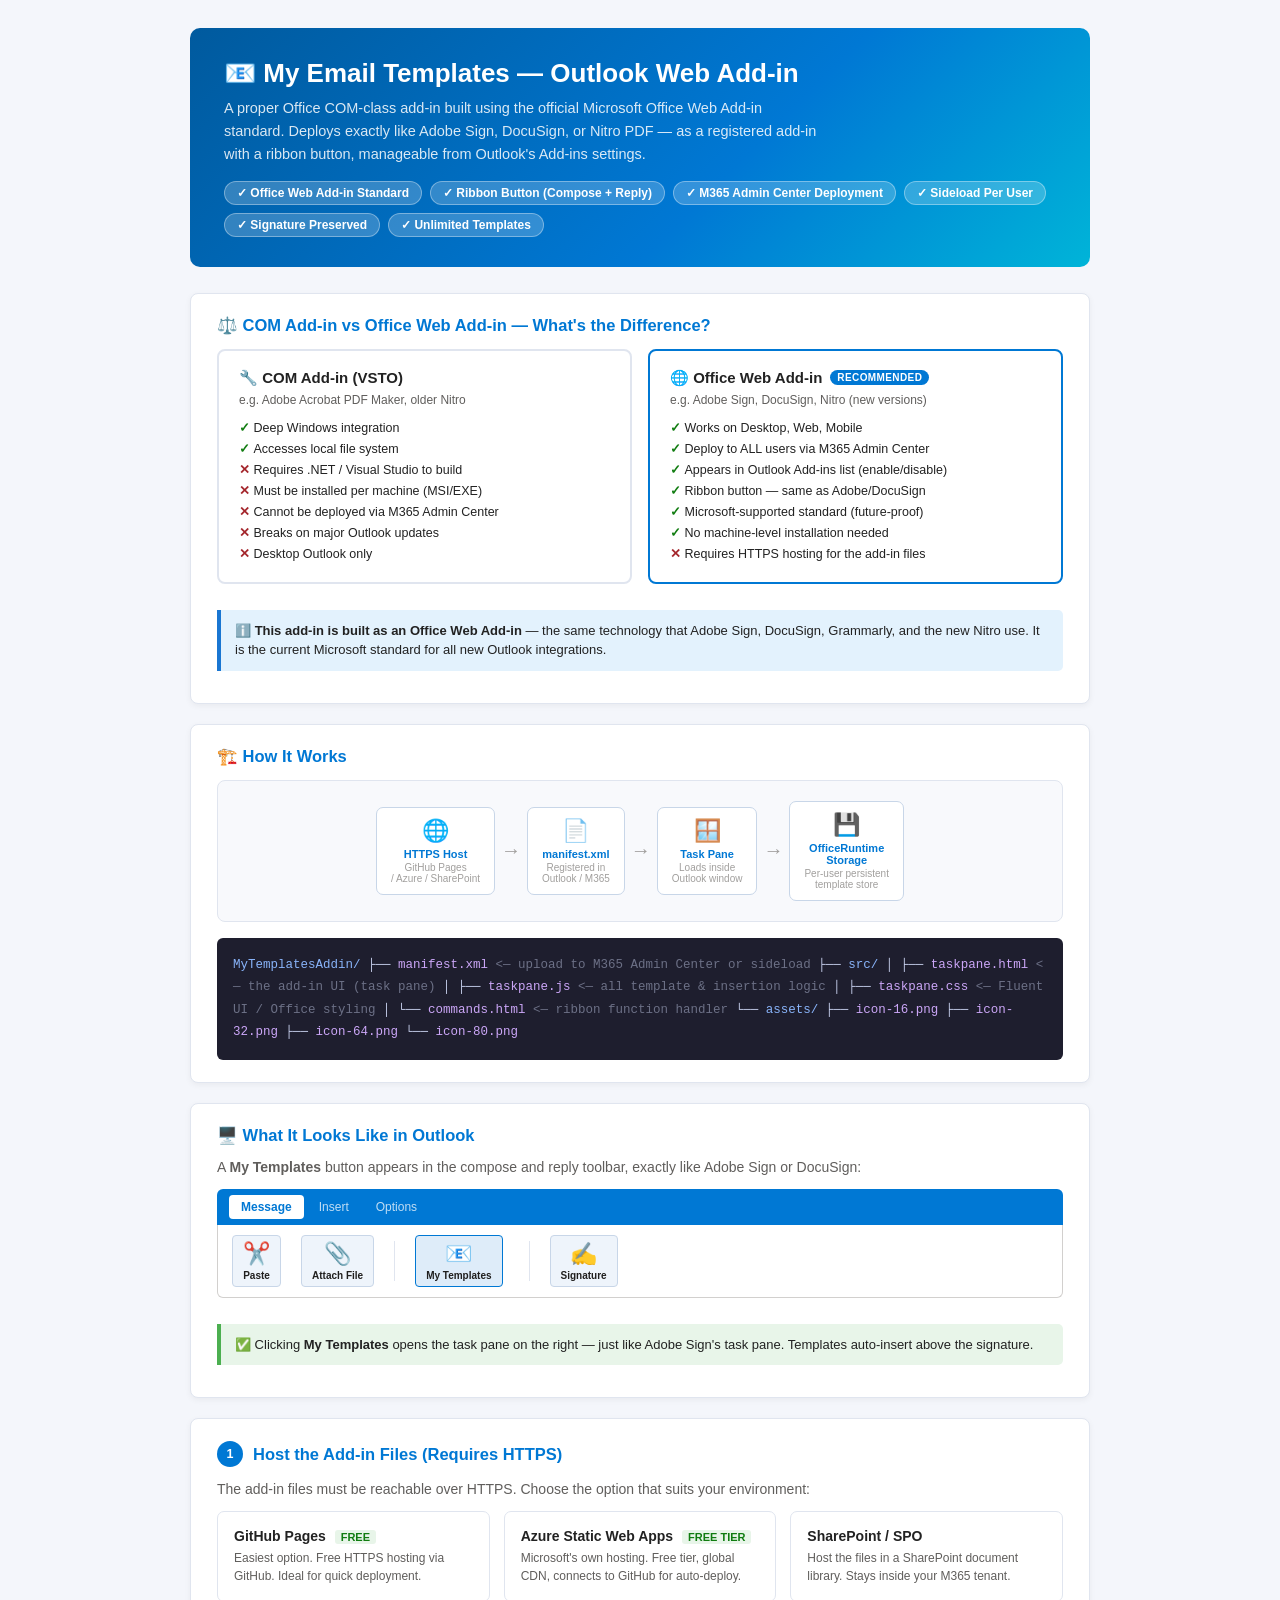
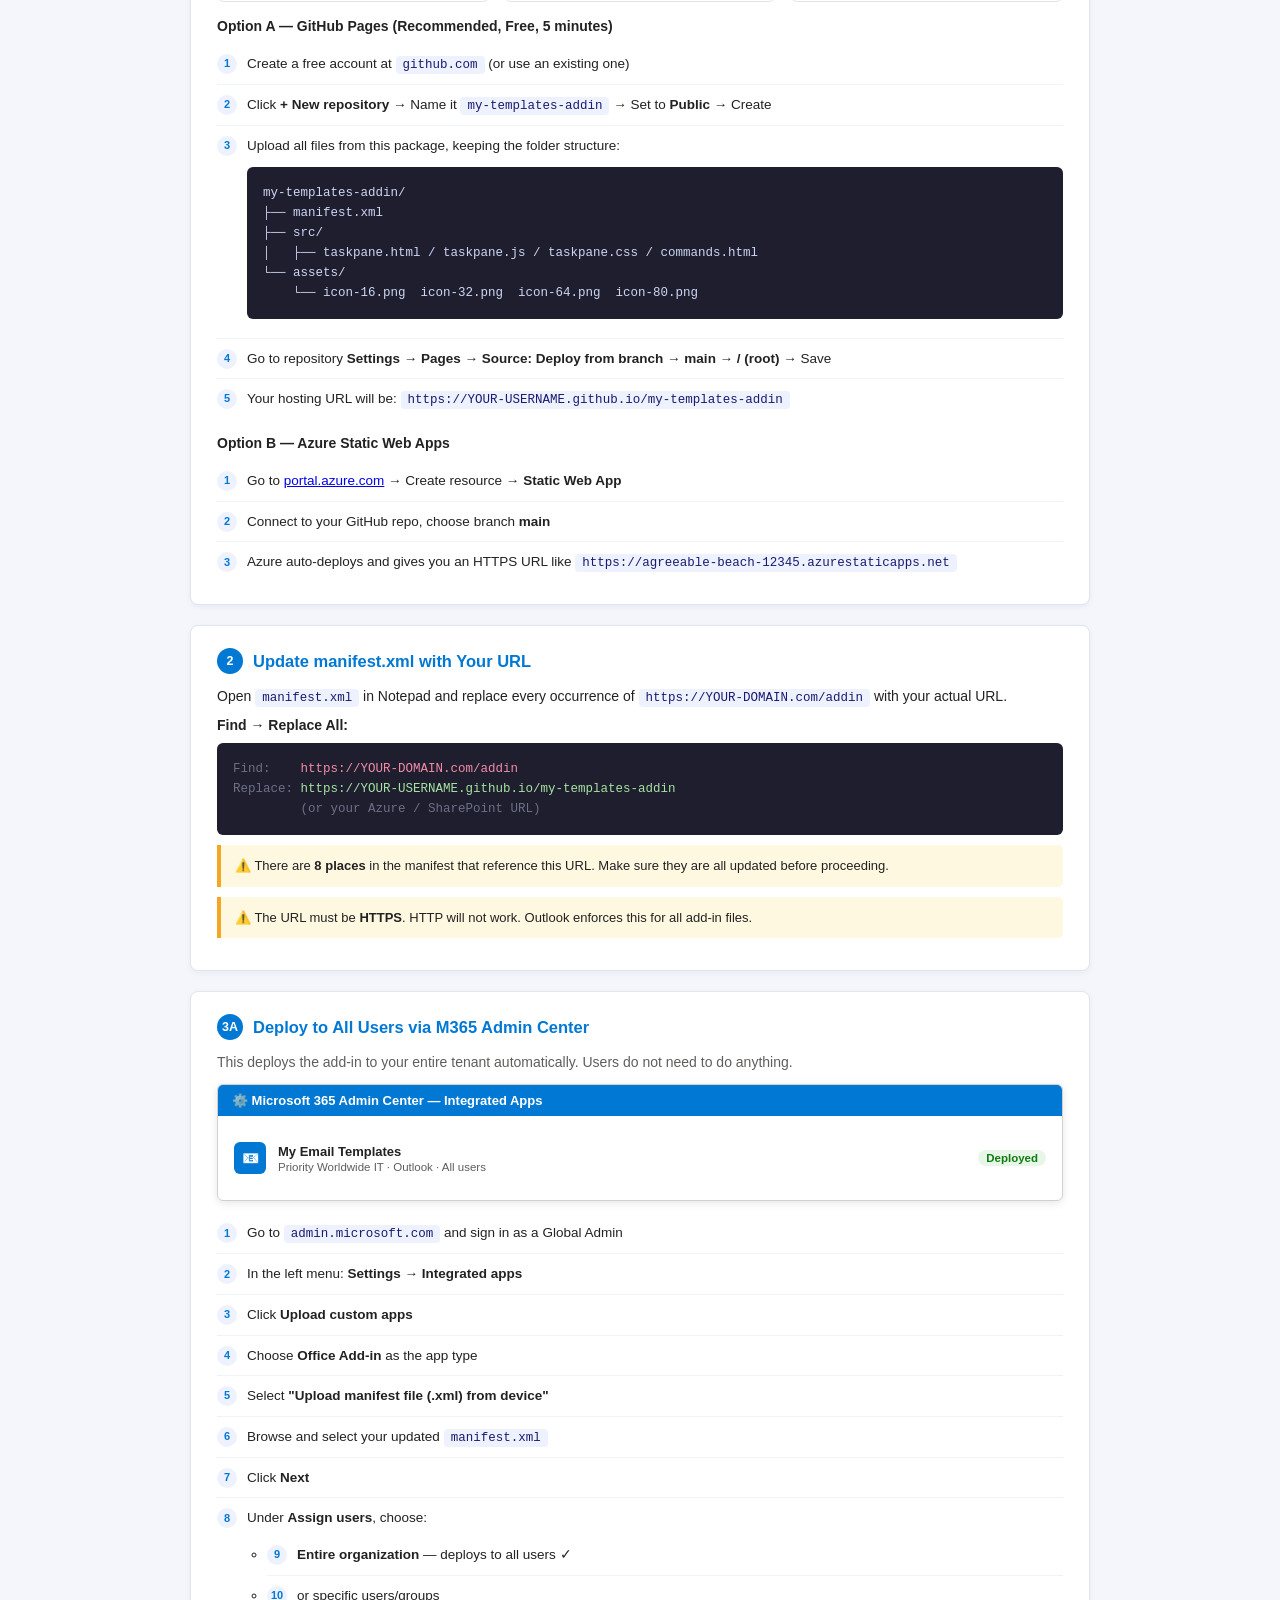
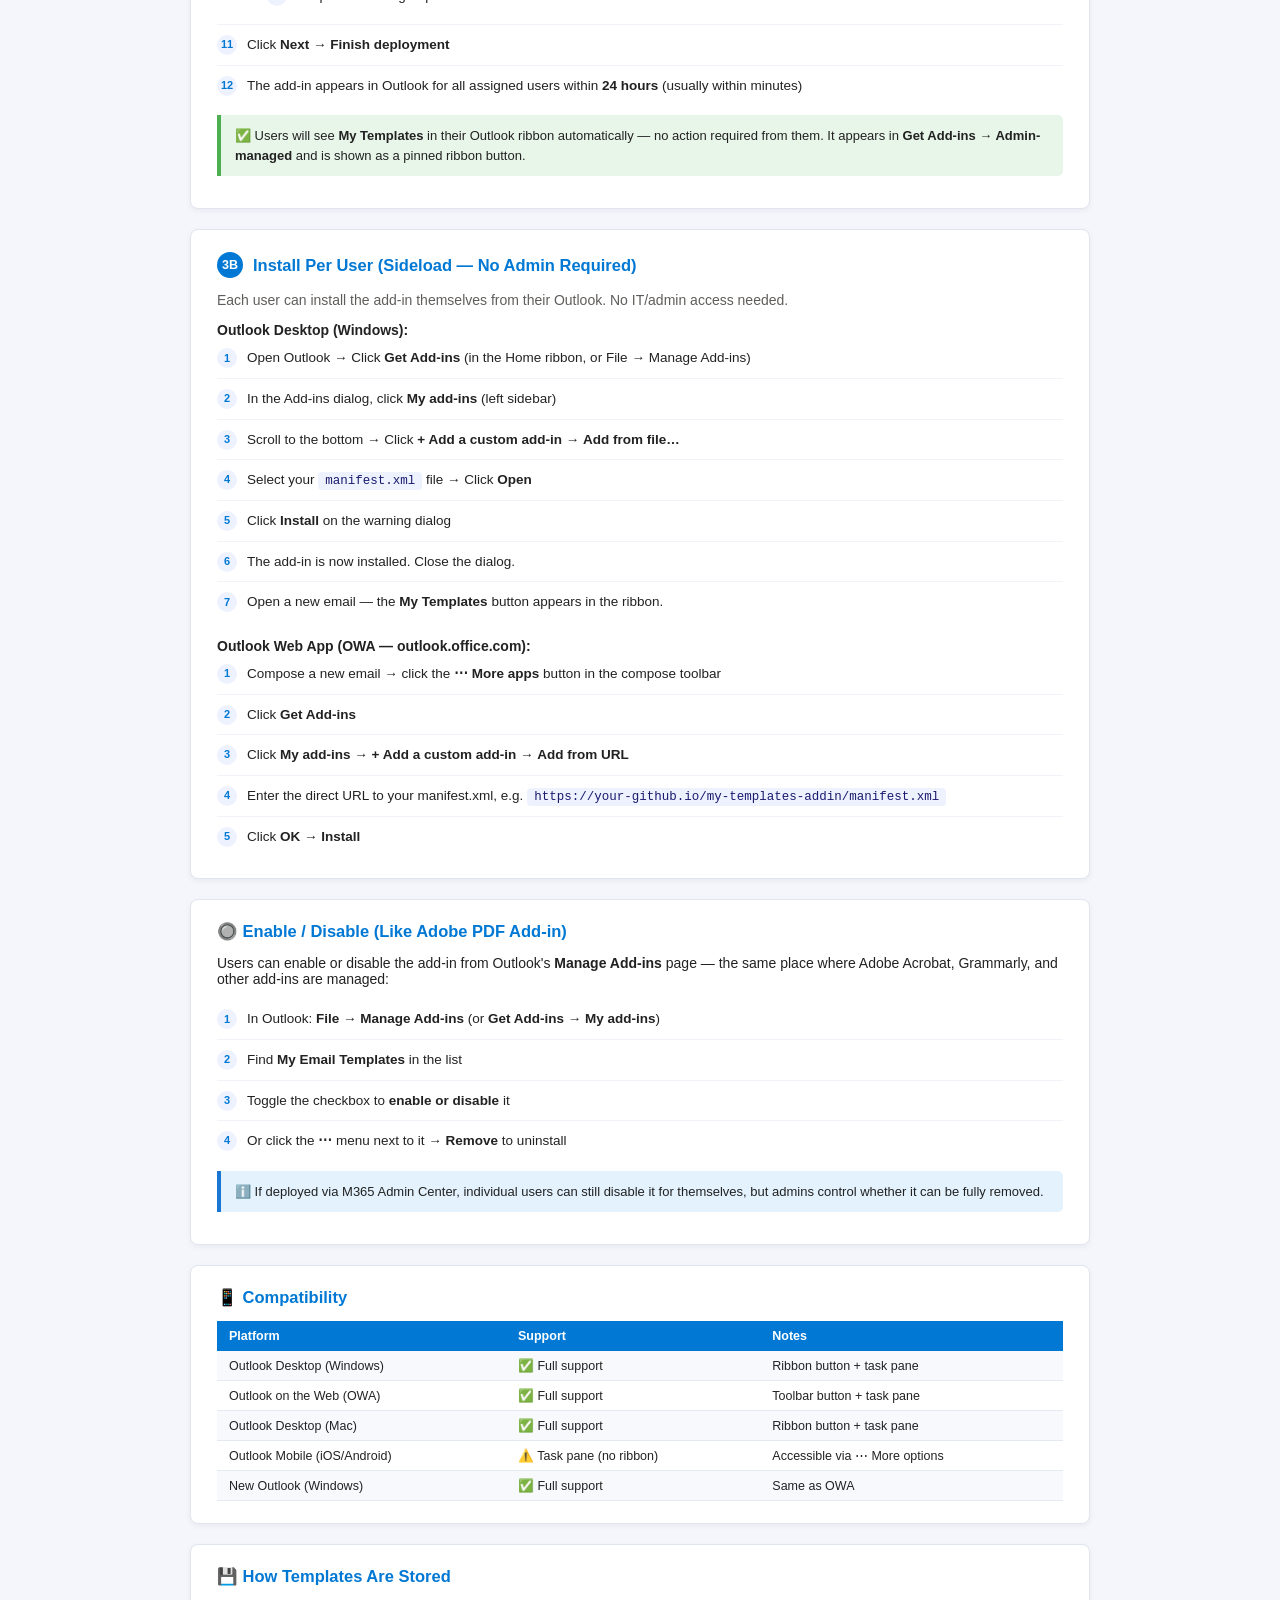
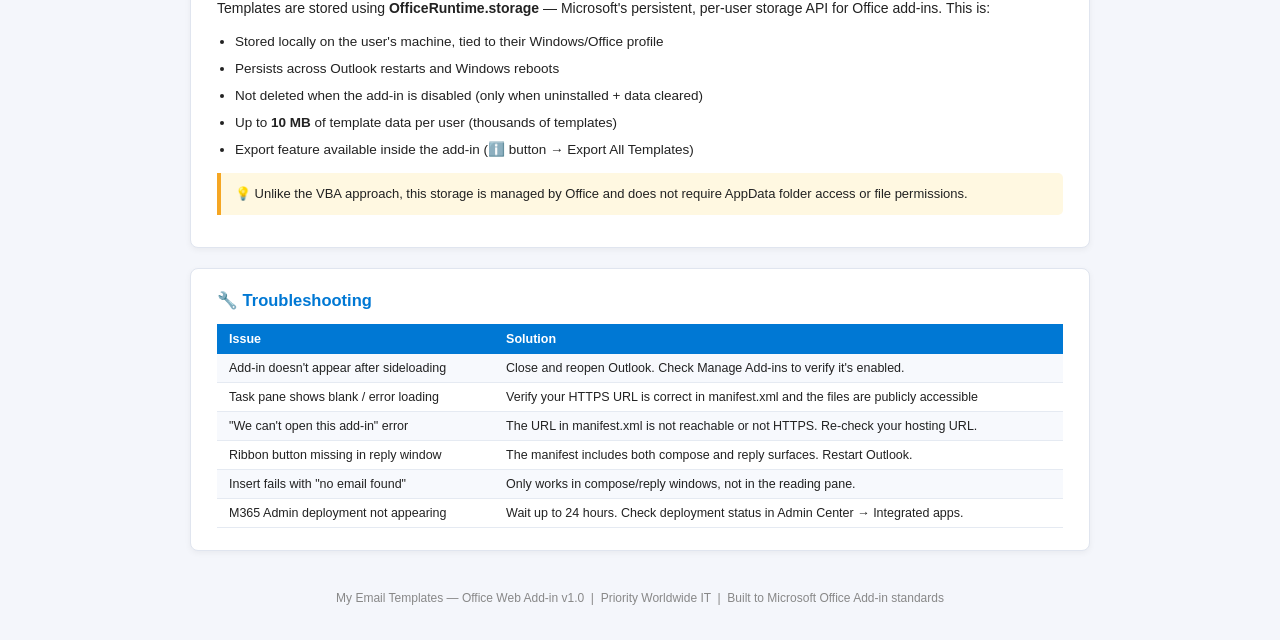
<file: README.html>
<!DOCTYPE html>
<html lang="en">
<head>
<meta charset="UTF-8">
<meta name="viewport" content="width=device-width, initial-scale=1.0">
<title>My Email Templates – Deployment Guide</title>
<style>
*, *::before, *::after { box-sizing: border-box; margin: 0; padding: 0; }
body { font-family: 'Segoe UI', Arial, sans-serif; font-size: 14px; background: #f4f6fb; color: #222; padding: 28px 16px; }
.page { max-width: 900px; margin: 0 auto; }

/* Header */
.hero {
  background: linear-gradient(135deg, #005a9e 0%, #0078d4 60%, #00b4d8 100%);
  border-radius: 10px;
  padding: 30px 34px;
  color: white;
  margin-bottom: 26px;
}
.hero h1 { font-size: 26px; margin-bottom: 8px; font-weight: 700; }
.hero p  { opacity: .85; font-size: 14.5px; line-height: 1.6; max-width: 600px; }
.hero-badges { display: flex; flex-wrap: wrap; gap: 8px; margin-top: 14px; }
.hero-badge { background: rgba(255,255,255,.2); border: 1px solid rgba(255,255,255,.35); border-radius: 20px; padding: 4px 12px; font-size: 12px; font-weight: 600; }

/* Compare table */
.compare-grid { display: grid; grid-template-columns: 1fr 1fr; gap: 16px; margin-bottom: 26px; }
@media(max-width:600px){.compare-grid{grid-template-columns:1fr;}}
.compare-card { background: white; border: 2px solid #e0e5ef; border-radius: 8px; padding: 18px 20px; }
.compare-card.recommended { border-color: #0078d4; }
.compare-title { font-size: 15px; font-weight: 700; margin-bottom: 6px; display: flex; align-items: center; gap: 8px; }
.recommend-badge { background: #0078d4; color: white; font-size: 10px; font-weight: 700; padding: 2px 7px; border-radius: 10px; letter-spacing: .4px; }
.compare-sub { font-size: 12px; color: #605e5c; margin-bottom: 10px; }
.pros-list { list-style: none; }
.pros-list li { padding: 3px 0; font-size: 12.5px; }
.pros-list li::before { content: '✓ '; color: #107c10; font-weight: 700; }
.pros-list li.con::before { content: '✕ '; color: #a4262c; }

/* Cards */
.card { background: white; border-radius: 8px; border: 1px solid #e0e5ef; padding: 22px 26px; margin-bottom: 20px; box-shadow: 0 2px 6px rgba(0,0,0,.05); }
.card h2 { font-size: 16.5px; color: #0078d4; margin-bottom: 14px; display: flex; align-items: center; gap: 10px; }
.step-badge { background: #0078d4; color: white; border-radius: 50%; width: 26px; height: 26px; display: inline-flex; align-items: center; justify-content: center; font-size: 12.5px; font-weight: 700; flex-shrink: 0; }

ol.steps { list-style: none; counter-reset: step; }
ol.steps li { counter-increment: step; padding: 9px 0 9px 30px; position: relative; border-bottom: 1px solid #f0f3f8; line-height: 1.6; font-size: 13.5px; }
ol.steps li:last-child { border-bottom: none; }
ol.steps li::before { content: counter(step); position: absolute; left: 0; top: 10px; background: #eef2ff; color: #0078d4; border-radius: 50%; width: 20px; height: 20px; display: flex; align-items: center; justify-content: center; font-size: 11px; font-weight: 700; }

code { background: #eef2ff; color: #1a1a6e; padding: 2px 7px; border-radius: 4px; font-family: Consolas, monospace; font-size: 12.5px; }
pre { background: #1e1e2e; color: #cdd6f4; border-radius: 6px; padding: 16px; font-family: Consolas, monospace; font-size: 12.5px; overflow-x: auto; line-height: 1.6; margin: 10px 0; }
pre .c  { color: #6c7086; }
pre .k  { color: #89b4fa; }
pre .s  { color: #a6e3a1; }
pre .v  { color: #f38ba8; }

.note  { background: #fff8e1; border-left: 4px solid #f5a623; padding: 11px 14px; border-radius: 0 5px 5px 0; margin: 10px 0; font-size: 13px; line-height: 1.5; }
.good  { background: #e8f5e9; border-left: 4px solid #4caf50; padding: 11px 14px; border-radius: 0 5px 5px 0; margin: 10px 0; font-size: 13px; line-height: 1.5; }
.info  { background: #e3f2fd; border-left: 4px solid #1976d2; padding: 11px 14px; border-radius: 0 5px 5px 0; margin: 10px 0; font-size: 13px; line-height: 1.5; }

/* Tabs */
.tabs { display: flex; border-bottom: 2px solid #e0e5ef; margin-bottom: 18px; }
.tab { padding: 9px 18px; font-size: 13px; font-weight: 600; cursor: pointer; color: #605e5c; border-bottom: 2px solid transparent; margin-bottom: -2px; }
.tab.active { color: #0078d4; border-bottom-color: #0078d4; }

/* Hosting cards */
.host-grid { display: grid; grid-template-columns: repeat(3,1fr); gap: 14px; }
@media(max-width:700px){.host-grid{grid-template-columns:1fr;}}
.host-card { border: 1px solid #e0e5ef; border-radius: 7px; padding: 16px; }
.host-name { font-size: 14px; font-weight: 700; margin-bottom: 4px; }
.host-free { font-size: 11px; color: #107c10; font-weight: 700; background: #e8f5e9; border-radius: 3px; padding: 1px 6px; margin-left: 5px; }
.host-desc { font-size: 12px; color: #605e5c; line-height: 1.5; margin-top: 5px; }

/* Admin screenshot mockup */
.admin-mockup {
  background: white;
  border: 1px solid #d2d0ce;
  border-radius: 6px;
  overflow: hidden;
  margin: 12px 0;
  box-shadow: 0 2px 8px rgba(0,0,0,.1);
}
.admin-bar {
  background: #0078d4;
  padding: 8px 14px;
  color: white;
  font-size: 13px;
  font-weight: 600;
  display: flex;
  align-items: center;
  gap: 10px;
}
.admin-content { padding: 16px; }
.admin-row { display: flex; align-items: center; gap: 12px; padding: 10px 0; border-bottom: 1px solid #f0f3f8; font-size: 13px; }
.admin-row:last-child { border-bottom: none; }
.admin-icon { width: 32px; height: 32px; background: #0078d4; border-radius: 6px; display: flex; align-items: center; justify-content: center; color: white; font-size: 14px; flex-shrink: 0; }
.admin-info { flex: 1; }
.admin-name { font-weight: 600; }
.admin-sub  { font-size: 11.5px; color: #605e5c; margin-top: 2px; }
.admin-status { font-size: 11.5px; background: #e8f5e9; color: #107c10; padding: 2px 8px; border-radius: 10px; font-weight: 600; }

/* Architecture diagram */
.arch-diagram {
  display: flex;
  align-items: center;
  justify-content: center;
  gap: 0;
  padding: 20px 10px;
  background: #f8f9fc;
  border-radius: 8px;
  border: 1px solid #e0e5ef;
  flex-wrap: wrap;
  row-gap: 12px;
}
.arch-box { background: white; border: 1.5px solid #c8d6e8; border-radius: 7px; padding: 10px 14px; text-align: center; min-width: 90px; }
.arch-box .ab-icon { font-size: 22px; margin-bottom: 4px; }
.arch-box .ab-label { font-size: 11px; font-weight: 600; color: #0078d4; }
.arch-box .ab-sub { font-size: 10px; color: #a19f9d; margin-top: 2px; }
.arch-arrow { font-size: 20px; color: #a19f9d; padding: 0 6px; }

/* File structure */
.file-tree { font-family: Consolas, monospace; font-size: 12.5px; background: #1e1e2e; color: #cdd6f4; padding: 16px; border-radius: 6px; line-height: 1.8; }
.ft-folder { color: #89b4fa; }
.ft-file   { color: #cba6f7; }
.ft-comment{ color: #6c7086; }

/* Outlook ribbon mockup */
.ribbon-mock {
  background: #0078d4;
  border-radius: 6px 6px 0 0;
  padding: 6px 12px;
  display: flex;
  align-items: center;
  gap: 3px;
}
.ribbon-tab { padding: 5px 12px; border-radius: 4px; font-size: 12px; color: rgba(255,255,255,.75); }
.ribbon-tab.active { background: white; color: #0078d4; font-weight: 600; }
.ribbon-body { background: white; border: 1px solid #d2d0ce; border-top: none; border-radius: 0 0 6px 6px; padding: 10px 14px; display: flex; align-items: center; gap: 20px; }
.ribbon-group { text-align: center; }
.ribbon-btn {
  display: inline-flex; flex-direction: column; align-items: center; gap: 3px;
  padding: 5px 10px; border: 1px solid #c8d6e8; border-radius: 4px; background: #eef4fb; cursor: pointer;
}
.ribbon-btn-icon { font-size: 22px; }
.ribbon-btn-label { font-size: 10px; font-weight: 600; color: #201f1e; }
.ribbon-btn.highlight { border-color: #0078d4; background: #deecf9; }

table.compat { width: 100%; border-collapse: collapse; font-size: 12.5px; }
table.compat th { background: #0078d4; color: white; padding: 8px 12px; text-align: left; }
table.compat td { padding: 7px 12px; border-bottom: 1px solid #e5eaf2; }
table.compat tr:nth-child(even) td { background: #f7f9fd; }

footer { text-align: center; color: #888; font-size: 12px; margin-top: 28px; padding: 12px; }
</style>
</head>
<body>
<div class="page">

  <div class="hero">
    <h1>📧 My Email Templates — Outlook Web Add-in</h1>
    <p>A proper Office COM-class add-in built using the official Microsoft Office Web Add-in standard.
       Deploys exactly like Adobe Sign, DocuSign, or Nitro PDF — as a registered add-in with a ribbon button,
       manageable from Outlook's Add-ins settings.</p>
    <div class="hero-badges">
      <span class="hero-badge">✓ Office Web Add-in Standard</span>
      <span class="hero-badge">✓ Ribbon Button (Compose + Reply)</span>
      <span class="hero-badge">✓ M365 Admin Center Deployment</span>
      <span class="hero-badge">✓ Sideload Per User</span>
      <span class="hero-badge">✓ Signature Preserved</span>
      <span class="hero-badge">✓ Unlimited Templates</span>
    </div>
  </div>

  <!-- How it compares -->
  <div class="card">
    <h2>⚖️ COM Add-in vs Office Web Add-in — What's the Difference?</h2>
    <div class="compare-grid">
      <div class="compare-card">
        <div class="compare-title">🔧 COM Add-in (VSTO)</div>
        <div class="compare-sub">e.g. Adobe Acrobat PDF Maker, older Nitro</div>
        <ul class="pros-list">
          <li>Deep Windows integration</li>
          <li>Accesses local file system</li>
          <li class="con">Requires .NET / Visual Studio to build</li>
          <li class="con">Must be installed per machine (MSI/EXE)</li>
          <li class="con">Cannot be deployed via M365 Admin Center</li>
          <li class="con">Breaks on major Outlook updates</li>
          <li class="con">Desktop Outlook only</li>
        </ul>
      </div>
      <div class="compare-card recommended">
        <div class="compare-title">🌐 Office Web Add-in <span class="recommend-badge">RECOMMENDED</span></div>
        <div class="compare-sub">e.g. Adobe Sign, DocuSign, Nitro (new versions)</div>
        <ul class="pros-list">
          <li>Works on Desktop, Web, Mobile</li>
          <li>Deploy to ALL users via M365 Admin Center</li>
          <li>Appears in Outlook Add-ins list (enable/disable)</li>
          <li>Ribbon button — same as Adobe/DocuSign</li>
          <li>Microsoft-supported standard (future-proof)</li>
          <li>No machine-level installation needed</li>
          <li class="con">Requires HTTPS hosting for the add-in files</li>
        </ul>
      </div>
    </div>
    <div class="info">ℹ️ <strong>This add-in is built as an Office Web Add-in</strong> — the same technology that Adobe Sign, DocuSign, Grammarly, and the new Nitro use. It is the current Microsoft standard for all new Outlook integrations.</div>
  </div>

  <!-- Architecture -->
  <div class="card">
    <h2>🏗️ How It Works</h2>
    <div class="arch-diagram">
      <div class="arch-box"><div class="ab-icon">🌐</div><div class="ab-label">HTTPS Host</div><div class="ab-sub">GitHub Pages<br>/ Azure / SharePoint</div></div>
      <div class="arch-arrow">→</div>
      <div class="arch-box"><div class="ab-icon">📄</div><div class="ab-label">manifest.xml</div><div class="ab-sub">Registered in<br>Outlook / M365</div></div>
      <div class="arch-arrow">→</div>
      <div class="arch-box"><div class="ab-icon">🪟</div><div class="ab-label">Task Pane</div><div class="ab-sub">Loads inside<br>Outlook window</div></div>
      <div class="arch-arrow">→</div>
      <div class="arch-box"><div class="ab-icon">💾</div><div class="ab-label">OfficeRuntime<br>Storage</div><div class="ab-sub">Per-user persistent<br>template store</div></div>
    </div>
    <br>
    <div class="file-tree">
<span class="ft-folder">MyTemplatesAddin/</span>
├── <span class="ft-file">manifest.xml</span>          <span class="ft-comment">&lt;— upload to M365 Admin Center or sideload</span>
├── <span class="ft-folder">src/</span>
│   ├── <span class="ft-file">taskpane.html</span>     <span class="ft-comment">&lt;— the add-in UI (task pane)</span>
│   ├── <span class="ft-file">taskpane.js</span>       <span class="ft-comment">&lt;— all template & insertion logic</span>
│   ├── <span class="ft-file">taskpane.css</span>      <span class="ft-comment">&lt;— Fluent UI / Office styling</span>
│   └── <span class="ft-file">commands.html</span>     <span class="ft-comment">&lt;— ribbon function handler</span>
└── <span class="ft-folder">assets/</span>
    ├── <span class="ft-file">icon-16.png</span>
    ├── <span class="ft-file">icon-32.png</span>
    ├── <span class="ft-file">icon-64.png</span>
    └── <span class="ft-file">icon-80.png</span>
    </div>
  </div>

  <!-- What it looks like in Outlook -->
  <div class="card">
    <h2>🖥️ What It Looks Like in Outlook</h2>
    <p style="color:#605e5c;margin-bottom:14px;">A <strong>My Templates</strong> button appears in the compose and reply toolbar, exactly like Adobe Sign or DocuSign:</p>
    <div class="ribbon-mock">
      <div class="ribbon-tab active">Message</div>
      <div class="ribbon-tab">Insert</div>
      <div class="ribbon-tab">Options</div>
    </div>
    <div class="ribbon-body">
      <div class="ribbon-group">
        <div class="ribbon-btn"><div class="ribbon-btn-icon">✂️</div><div class="ribbon-btn-label">Paste</div></div>
      </div>
      <div class="ribbon-group">
        <div class="ribbon-btn"><div class="ribbon-btn-icon">📎</div><div class="ribbon-btn-label">Attach File</div></div>
      </div>
      <div style="width:1px;background:#e0e5ef;height:40px;"></div>
      <div class="ribbon-group">
        <div class="ribbon-btn highlight"><div class="ribbon-btn-icon">📧</div><div class="ribbon-btn-label">My Templates</div></div>
      </div>
      <div style="width:1px;background:#e0e5ef;height:40px;margin-left:6px;"></div>
      <div class="ribbon-group">
        <div class="ribbon-btn"><div class="ribbon-btn-icon">✍️</div><div class="ribbon-btn-label">Signature</div></div>
      </div>
    </div>
    <br>
    <div class="good">✅ Clicking <strong>My Templates</strong> opens the task pane on the right — just like Adobe Sign's task pane. Templates auto-insert above the signature.</div>
  </div>

  <!-- STEP 1: HOSTING -->
  <div class="card">
    <h2><span class="step-badge">1</span> Host the Add-in Files (Requires HTTPS)</h2>
    <p style="color:#605e5c;margin-bottom:14px;">The add-in files must be reachable over HTTPS. Choose the option that suits your environment:</p>

    <div class="host-grid">
      <div class="host-card">
        <div class="host-name">GitHub Pages <span class="host-free">FREE</span></div>
        <div class="host-desc">Easiest option. Free HTTPS hosting via GitHub. Ideal for quick deployment.</div>
      </div>
      <div class="host-card">
        <div class="host-name">Azure Static Web Apps <span class="host-free">FREE TIER</span></div>
        <div class="host-desc">Microsoft's own hosting. Free tier, global CDN, connects to GitHub for auto-deploy.</div>
      </div>
      <div class="host-card">
        <div class="host-name">SharePoint / SPO</div>
        <div class="host-desc">Host the files in a SharePoint document library. Stays inside your M365 tenant.</div>
      </div>
    </div>

    <br>
    <strong>Option A — GitHub Pages (Recommended, Free, 5 minutes)</strong>
    <ol class="steps" style="margin-top:10px;">
      <li>Create a free account at <code>github.com</code> (or use an existing one)</li>
      <li>Click <strong>+ New repository</strong> → Name it <code>my-templates-addin</code> → Set to <strong>Public</strong> → Create</li>
      <li>Upload all files from this package, keeping the folder structure:
        <pre>my-templates-addin/
├── manifest.xml
├── src/
│   ├── taskpane.html / taskpane.js / taskpane.css / commands.html
└── assets/
    └── icon-16.png  icon-32.png  icon-64.png  icon-80.png</pre>
      </li>
      <li>Go to repository <strong>Settings → Pages → Source: Deploy from branch → main → / (root)</strong> → Save</li>
      <li>Your hosting URL will be: <code>https://YOUR-USERNAME.github.io/my-templates-addin</code></li>
    </ol>

    <br>
    <strong>Option B — Azure Static Web Apps</strong>
    <ol class="steps" style="margin-top:10px;">
      <li>Go to <a href="https://portal.azure.com" target="_blank">portal.azure.com</a> → Create resource → <strong>Static Web App</strong></li>
      <li>Connect to your GitHub repo, choose branch <strong>main</strong></li>
      <li>Azure auto-deploys and gives you an HTTPS URL like <code>https://agreeable-beach-12345.azurestaticapps.net</code></li>
    </ol>
  </div>

  <!-- STEP 2: UPDATE MANIFEST -->
  <div class="card">
    <h2><span class="step-badge">2</span> Update manifest.xml with Your URL</h2>
    <p style="margin-bottom:12px;">Open <code>manifest.xml</code> in Notepad and replace every occurrence of <code>https://YOUR-DOMAIN.com/addin</code> with your actual URL.</p>

    <strong>Find → Replace All:</strong>
    <pre><span class="c">Find:</span>    <span class="v">https://YOUR-DOMAIN.com/addin</span>
<span class="c">Replace:</span> <span class="s">https://YOUR-USERNAME.github.io/my-templates-addin</span>
<span class="c">         (or your Azure / SharePoint URL)</span></pre>

    <div class="note">⚠️ There are <strong>8 places</strong> in the manifest that reference this URL. Make sure they are all updated before proceeding.</div>
    <div class="note">⚠️ The URL must be <strong>HTTPS</strong>. HTTP will not work. Outlook enforces this for all add-in files.</div>
  </div>

  <!-- STEP 3: DEPLOY (Admin Center) -->
  <div class="card">
    <h2><span class="step-badge">3A</span> Deploy to All Users via M365 Admin Center</h2>
    <p style="color:#605e5c;margin-bottom:14px;">This deploys the add-in to your entire tenant automatically. Users do not need to do anything.</p>

    <div class="admin-mockup">
      <div class="admin-bar">⚙️ Microsoft 365 Admin Center — Integrated Apps</div>
      <div class="admin-content">
        <div class="admin-row">
          <div class="admin-icon">📧</div>
          <div class="admin-info">
            <div class="admin-name">My Email Templates</div>
            <div class="admin-sub">Priority Worldwide IT · Outlook · All users</div>
          </div>
          <div class="admin-status">Deployed</div>
        </div>
      </div>
    </div>

    <ol class="steps">
      <li>Go to <code>admin.microsoft.com</code> and sign in as a Global Admin</li>
      <li>In the left menu: <strong>Settings → Integrated apps</strong></li>
      <li>Click <strong>Upload custom apps</strong></li>
      <li>Choose <strong>Office Add-in</strong> as the app type</li>
      <li>Select <strong>"Upload manifest file (.xml) from device"</strong></li>
      <li>Browse and select your updated <code>manifest.xml</code></li>
      <li>Click <strong>Next</strong></li>
      <li>Under <strong>Assign users</strong>, choose:
        <ul style="margin-top:6px;margin-left:20px;">
          <li><strong>Entire organization</strong> — deploys to all users ✓</li>
          <li>or specific users/groups</li>
        </ul>
      </li>
      <li>Click <strong>Next → Finish deployment</strong></li>
      <li>The add-in appears in Outlook for all assigned users within <strong>24 hours</strong> (usually within minutes)</li>
    </ol>

    <div class="good">✅ Users will see <strong>My Templates</strong> in their Outlook ribbon automatically — no action required from them. It appears in <strong>Get Add-ins → Admin-managed</strong> and is shown as a pinned ribbon button.</div>
  </div>

  <!-- STEP 3B: SIDELOAD -->
  <div class="card">
    <h2><span class="step-badge">3B</span> Install Per User (Sideload — No Admin Required)</h2>
    <p style="color:#605e5c;margin-bottom:14px;">Each user can install the add-in themselves from their Outlook. No IT/admin access needed.</p>

    <strong>Outlook Desktop (Windows):</strong>
    <ol class="steps">
      <li>Open Outlook → Click <strong>Get Add-ins</strong> (in the Home ribbon, or File → Manage Add-ins)</li>
      <li>In the Add-ins dialog, click <strong>My add-ins</strong> (left sidebar)</li>
      <li>Scroll to the bottom → Click <strong>+ Add a custom add-in</strong> → <strong>Add from file…</strong></li>
      <li>Select your <code>manifest.xml</code> file → Click <strong>Open</strong></li>
      <li>Click <strong>Install</strong> on the warning dialog</li>
      <li>The add-in is now installed. Close the dialog.</li>
      <li>Open a new email — the <strong>My Templates</strong> button appears in the ribbon.</li>
    </ol>

    <br>
    <strong>Outlook Web App (OWA — outlook.office.com):</strong>
    <ol class="steps">
      <li>Compose a new email → click the <strong>⋯ More apps</strong> button in the compose toolbar</li>
      <li>Click <strong>Get Add-ins</strong></li>
      <li>Click <strong>My add-ins</strong> → <strong>+ Add a custom add-in</strong> → <strong>Add from URL</strong></li>
      <li>Enter the direct URL to your manifest.xml, e.g. <code>https://your-github.io/my-templates-addin/manifest.xml</code></li>
      <li>Click <strong>OK → Install</strong></li>
    </ol>
  </div>

  <!-- Enable / Disable -->
  <div class="card">
    <h2>🔘 Enable / Disable (Like Adobe PDF Add-in)</h2>
    <p style="margin-bottom:12px;">Users can enable or disable the add-in from Outlook's <strong>Manage Add-ins</strong> page — the same place where Adobe Acrobat, Grammarly, and other add-ins are managed:</p>
    <ol class="steps">
      <li>In Outlook: <strong>File → Manage Add-ins</strong> (or <strong>Get Add-ins → My add-ins</strong>)</li>
      <li>Find <strong>My Email Templates</strong> in the list</li>
      <li>Toggle the checkbox to <strong>enable or disable</strong> it</li>
      <li>Or click the <strong>⋯</strong> menu next to it → <strong>Remove</strong> to uninstall</li>
    </ol>
    <div class="info">ℹ️ If deployed via M365 Admin Center, individual users can still disable it for themselves, but admins control whether it can be fully removed.</div>
  </div>

  <!-- Compatibility -->
  <div class="card">
    <h2>📱 Compatibility</h2>
    <table class="compat">
      <tr><th>Platform</th><th>Support</th><th>Notes</th></tr>
      <tr><td>Outlook Desktop (Windows)</td><td>✅ Full support</td><td>Ribbon button + task pane</td></tr>
      <tr><td>Outlook on the Web (OWA)</td><td>✅ Full support</td><td>Toolbar button + task pane</td></tr>
      <tr><td>Outlook Desktop (Mac)</td><td>✅ Full support</td><td>Ribbon button + task pane</td></tr>
      <tr><td>Outlook Mobile (iOS/Android)</td><td>⚠️ Task pane (no ribbon)</td><td>Accessible via ⋯ More options</td></tr>
      <tr><td>New Outlook (Windows)</td><td>✅ Full support</td><td>Same as OWA</td></tr>
    </table>
  </div>

  <!-- Template storage -->
  <div class="card">
    <h2>💾 How Templates Are Stored</h2>
    <p style="margin-bottom:12px;">Templates are stored using <strong>OfficeRuntime.storage</strong> — Microsoft's persistent, per-user storage API for Office add-ins. This is:</p>
    <ul style="margin-left:18px;line-height:2;font-size:13.5px;">
      <li>Stored locally on the user's machine, tied to their Windows/Office profile</li>
      <li>Persists across Outlook restarts and Windows reboots</li>
      <li>Not deleted when the add-in is disabled (only when uninstalled + data cleared)</li>
      <li>Up to <strong>10 MB</strong> of template data per user (thousands of templates)</li>
      <li>Export feature available inside the add-in (ℹ️ button → Export All Templates)</li>
    </ul>
    <div class="note">💡 Unlike the VBA approach, this storage is managed by Office and does not require AppData folder access or file permissions.</div>
  </div>

  <!-- Troubleshooting -->
  <div class="card">
    <h2>🔧 Troubleshooting</h2>
    <table class="compat">
      <tr><th>Issue</th><th>Solution</th></tr>
      <tr><td>Add-in doesn't appear after sideloading</td><td>Close and reopen Outlook. Check Manage Add-ins to verify it's enabled.</td></tr>
      <tr><td>Task pane shows blank / error loading</td><td>Verify your HTTPS URL is correct in manifest.xml and the files are publicly accessible</td></tr>
      <tr><td>"We can't open this add-in" error</td><td>The URL in manifest.xml is not reachable or not HTTPS. Re-check your hosting URL.</td></tr>
      <tr><td>Ribbon button missing in reply window</td><td>The manifest includes both compose and reply surfaces. Restart Outlook.</td></tr>
      <tr><td>Insert fails with "no email found"</td><td>Only works in compose/reply windows, not in the reading pane.</td></tr>
      <tr><td>M365 Admin deployment not appearing</td><td>Wait up to 24 hours. Check deployment status in Admin Center → Integrated apps.</td></tr>
    </table>
  </div>

  <footer>My Email Templates — Office Web Add-in v1.0 &nbsp;|&nbsp; Priority Worldwide IT &nbsp;|&nbsp; Built to Microsoft Office Add-in standards</footer>
</div>
</body>
</html>
</file>
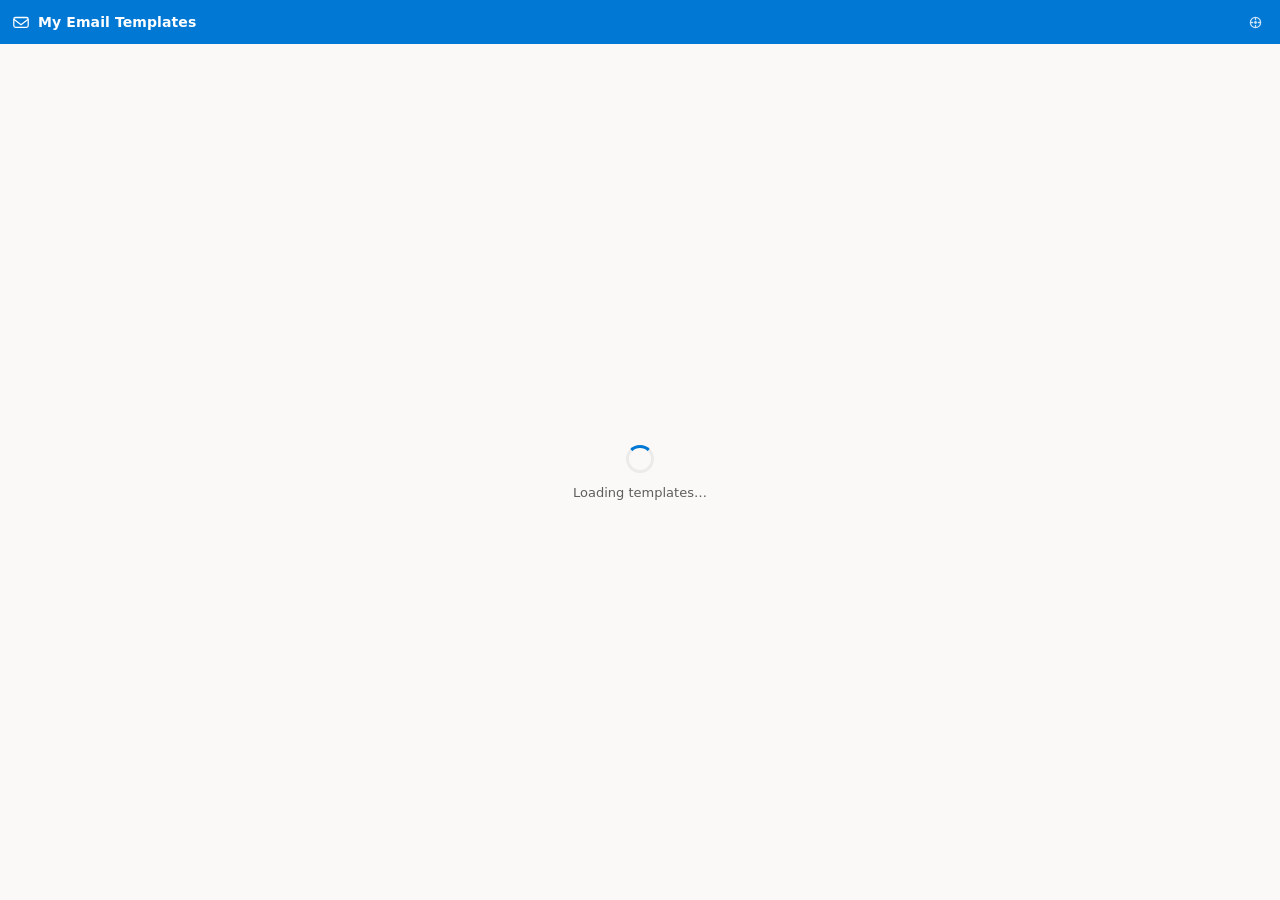
<file: src/taskpane.html>
<!DOCTYPE html>
<html lang="en">
<head>
  <meta charset="UTF-8">
  <meta http-equiv="X-UA-Compatible" content="IE=Edge">
  <meta name="viewport" content="width=device-width, initial-scale=1">
  <title>My Email Templates</title>

  <!-- Office.js SDK — required for all Office Web Add-ins -->
  <script type="text/javascript" src="https://appsforoffice.microsoft.com/lib/1.1/hosted/office.js"></script>
  <link rel="stylesheet" href="taskpane.css">
</head>
<body>

<div id="app">

  <!-- ── Header Bar ─────────────────────────────────────────────── -->
  <header class="header">
    <div class="header-left">
      <svg class="header-icon" viewBox="0 0 20 20" fill="none" xmlns="http://www.w3.org/2000/svg">
        <rect x="2" y="5" width="16" height="11" rx="2" stroke="white" stroke-width="1.4"/>
        <polyline points="2,7 10,13 18,7" stroke="white" stroke-width="1.4" fill="none"/>
      </svg>
      <span class="header-title">My Email Templates</span>
    </div>
    <button class="header-settings" id="btnOpenFolder" title="View storage info">
      <svg viewBox="0 0 16 16" fill="none" xmlns="http://www.w3.org/2000/svg" width="15" height="15">
        <circle cx="8" cy="8" r="1.5" fill="white"/>
        <path d="M8 3v2M8 11v2M3 8h2M11 8h2" stroke="white" stroke-width="1.4" stroke-linecap="round"/>
        <circle cx="8" cy="8" r="5.5" stroke="white" stroke-width="1.3"/>
      </svg>
    </button>
  </header>

  <!-- ── Loading State ──────────────────────────────────────────── -->
  <div id="loadingPane" class="loading-pane">
    <div class="spinner"></div>
    <div class="loading-text">Loading templates…</div>
  </div>

  <!-- ── Main Content ───────────────────────────────────────────── -->
  <div id="mainPane" class="main-pane" style="display:none;">

    <!-- Search -->
    <div class="search-wrap">
      <div class="search-inner">
        <svg class="search-icon" viewBox="0 0 16 16" fill="none" xmlns="http://www.w3.org/2000/svg">
          <circle cx="6.5" cy="6.5" r="4" stroke="#605e5c" stroke-width="1.3"/>
          <line x1="9.5" y1="9.5" x2="13" y2="13" stroke="#605e5c" stroke-width="1.4" stroke-linecap="round"/>
        </svg>
        <input type="text" id="searchInput" placeholder="Search templates…" autocomplete="off" spellcheck="false">
        <button class="search-clear" id="btnClearSearch" style="display:none;" title="Clear search">✕</button>
      </div>
    </div>

    <!-- Template List -->
    <div class="section-header">
      <span class="section-label">SAVED TEMPLATES</span>
      <span class="template-count" id="templateCount">0</span>
    </div>

    <div class="list-wrap">
      <div id="templateList" class="template-list">
        <!-- Items injected by JS -->
      </div>

      <!-- Empty state -->
      <div id="emptyState" class="empty-state" style="display:none;">
        <svg class="empty-icon" viewBox="0 0 48 48" fill="none" xmlns="http://www.w3.org/2000/svg">
          <rect x="8" y="12" width="32" height="24" rx="3" stroke="#c8c6c4" stroke-width="2"/>
          <polyline points="8,16 24,26 40,16" stroke="#c8c6c4" stroke-width="2" fill="none"/>
          <line x1="14" y1="30" x2="24" y2="30" stroke="#c8c6c4" stroke-width="1.5" stroke-linecap="round"/>
          <line x1="14" y1="33" x2="20" y2="33" stroke="#c8c6c4" stroke-width="1.5" stroke-linecap="round"/>
        </svg>
        <div class="empty-title">No templates yet</div>
        <div class="empty-sub">Type content below and click<br><strong>Save Template</strong> to create one</div>
      </div>

      <!-- No results from search -->
      <div id="noResults" class="empty-state" style="display:none;">
        <div class="empty-title" style="margin-top:16px;">No results found</div>
        <div class="empty-sub" id="noResultsText"></div>
      </div>
    </div>

    <!-- Insert Button (primary action) -->
    <div class="insert-area">
      <button id="btnInsert" class="btn btn-primary btn-full" disabled>
        <svg viewBox="0 0 16 16" fill="none" xmlns="http://www.w3.org/2000/svg" width="14" height="14">
          <path d="M8 2v9M4 8l4 4 4-4" stroke="white" stroke-width="1.5" stroke-linecap="round" stroke-linejoin="round"/>
          <line x1="2" y1="14" x2="14" y2="14" stroke="white" stroke-width="1.5" stroke-linecap="round"/>
        </svg>
        Insert Template into Email
      </button>
    </div>

    <!-- Divider -->
    <div class="divider"><span>EDIT / NEW TEMPLATE</span></div>

    <!-- Preview / Edit Textarea -->
    <div class="preview-section">
      <textarea
        id="txtContent"
        class="content-editor"
        placeholder="Select a template above — or type a new template here…"
        spellcheck="true"></textarea>
    </div>

    <!-- Template Name + Save Row -->
    <div class="name-row">
      <label class="field-label" for="txtName">Template Name</label>
      <input type="text" id="txtName" class="name-input"
             placeholder="e.g. Welcome Email, Follow Up…"
             maxlength="80" autocomplete="off">
    </div>

    <div class="action-row">
      <button id="btnNew"    class="btn btn-ghost">
        <span>+ New</span>
      </button>
      <button id="btnSave"   class="btn btn-save">
        <svg viewBox="0 0 14 14" fill="none" xmlns="http://www.w3.org/2000/svg" width="13" height="13">
          <path d="M2 12h10V5l-3-3H2v10z" stroke="currentColor" stroke-width="1.3" stroke-linejoin="round"/>
          <rect x="5" y="8" width="4" height="4" rx="0.5" stroke="currentColor" stroke-width="1.3"/>
          <rect x="4" y="2" width="5" height="3" rx="0.5" stroke="currentColor" stroke-width="1.3"/>
        </svg>
        Save Template
      </button>
      <button id="btnDelete" class="btn btn-delete" disabled title="Delete selected template">
        <svg viewBox="0 0 14 14" fill="none" xmlns="http://www.w3.org/2000/svg" width="13" height="13">
          <path d="M2 4h10M5 4V2.5h4V4M6 7v3.5M8 7v3.5" stroke="currentColor" stroke-width="1.3" stroke-linecap="round"/>
          <path d="M3 4l.8 7.5h6.4L11 4" stroke="currentColor" stroke-width="1.3" stroke-linejoin="round"/>
        </svg>
      </button>
    </div>

    <!-- Status message -->
    <div class="status-bar" id="statusBar" style="display:none;">
      <span id="statusMsg"></span>
    </div>

  </div><!-- /mainPane -->

  <!-- ── Info Modal (storage info) ──────────────────────────────── -->
  <div id="infoModal" class="modal-overlay" style="display:none;">
    <div class="modal">
      <div class="modal-header">
        <span>About My Email Templates</span>
        <button class="modal-close" id="btnCloseModal">✕</button>
      </div>
      <div class="modal-body">
        <div class="info-row"><span class="info-label">Version</span><span>1.0.0</span></div>
        <div class="info-row"><span class="info-label">Templates saved</span><span id="infoCount">–</span></div>
        <div class="info-row"><span class="info-label">Storage</span><span>OfficeRuntime (per user, persists across sessions)</span></div>
        <div class="info-row"><span class="info-label">Provider</span><span>Priority Worldwide IT</span></div>
        <hr style="border:none;border-top:1px solid #edebe9;margin:12px 0;">
        <div class="info-note">
          Templates are stored securely per user using Microsoft's OfficeRuntime storage.
          They are available on this machine and sync across Outlook sessions.
        </div>
        <button class="btn btn-primary" id="btnExportTemplates" style="margin-top:14px;width:100%;">
          Export All Templates (JSON)
        </button>
      </div>
    </div>
  </div>

</div><!-- /app -->

<script src="taskpane.js"></script>
</body>
</html>
</file>
<file: src/taskpane.css>
/* =============================================================
   MY EMAIL TEMPLATES — taskpane.css
   Fluent UI / Office design language
   ============================================================= */

/* ── Variables (Office color tokens) ────────────────────────── */
:root {
  --blue:           #0078d4;
  --blue-dark:      #005a9e;
  --blue-light:     #deecf9;
  --blue-mid:       #cce4f7;
  --green:          #107c10;
  --red:            #a4262c;
  --red-light:      #fde7e9;
  --orange:         #ca5010;
  --text:           #201f1e;
  --text-2:         #605e5c;
  --text-3:         #a19f9d;
  --border:         #edebe9;
  --border-2:       #d2d0ce;
  --bg:             #ffffff;
  --bg-hover:       #f3f2f1;
  --bg-pressed:     #edebe9;
  --selected-bg:    #e1effa;
  --selected-bar:   #0078d4;
  --radius:         4px;
  --font:           'Segoe UI', 'Segoe UI Web', system-ui, -apple-system, sans-serif;
}

/* ── Reset ───────────────────────────────────────────────────── */
*, *::before, *::after { box-sizing: border-box; margin: 0; padding: 0; }

html, body { height: 100%; overflow: hidden; }

body {
  font-family: var(--font);
  font-size: 13px;
  color: var(--text);
  background: #faf9f8;
  -webkit-font-smoothing: antialiased;
}

/* ── App shell ───────────────────────────────────────────────── */
#app {
  display: flex;
  flex-direction: column;
  height: 100vh;
  overflow: hidden;
}

/* ── Header ──────────────────────────────────────────────────── */
.header {
  display: flex;
  align-items: center;
  justify-content: space-between;
  background: var(--blue);
  padding: 0 12px;
  height: 44px;
  flex-shrink: 0;
}

.header-left {
  display: flex;
  align-items: center;
  gap: 8px;
}

.header-icon {
  width: 18px;
  height: 18px;
  flex-shrink: 0;
}

.header-title {
  font-size: 14px;
  font-weight: 600;
  color: #fff;
  letter-spacing: 0.1px;
}

.header-settings {
  background: none;
  border: none;
  cursor: pointer;
  padding: 5px;
  border-radius: var(--radius);
  display: flex;
  align-items: center;
  justify-content: center;
  opacity: 0.8;
  transition: opacity .15s, background .15s;
}
.header-settings:hover { opacity: 1; background: rgba(255,255,255,.15); }

/* ── Loading ─────────────────────────────────────────────────── */
.loading-pane {
  flex: 1;
  display: flex;
  flex-direction: column;
  align-items: center;
  justify-content: center;
  gap: 12px;
}

.spinner {
  width: 28px;
  height: 28px;
  border: 3px solid var(--border);
  border-top-color: var(--blue);
  border-radius: 50%;
  animation: spin .7s linear infinite;
}

.loading-text { font-size: 13px; color: var(--text-2); }

@keyframes spin { to { transform: rotate(360deg); } }

/* ── Main pane ───────────────────────────────────────────────── */
.main-pane {
  flex: 1;
  display: flex;
  flex-direction: column;
  overflow: hidden;
}

/* ── Search ──────────────────────────────────────────────────── */
.search-wrap {
  padding: 10px 10px 6px;
  flex-shrink: 0;
}

.search-inner {
  display: flex;
  align-items: center;
  gap: 0;
  background: var(--bg);
  border: 1px solid var(--border-2);
  border-radius: var(--radius);
  padding: 0 8px;
  transition: border-color .15s, box-shadow .15s;
}
.search-inner:focus-within {
  border-color: var(--blue);
  box-shadow: 0 0 0 2px rgba(0,120,212,.18);
}

.search-icon { width: 14px; height: 14px; flex-shrink: 0; opacity: .6; }

.search-inner input {
  flex: 1;
  border: none;
  background: none;
  outline: none;
  padding: 7px 6px;
  font-size: 12.5px;
  font-family: var(--font);
  color: var(--text);
}
.search-inner input::placeholder { color: var(--text-3); }

.search-clear {
  display: flex;
  align-items: center;
  justify-content: center;
  background: none;
  border: none;
  cursor: pointer;
  color: var(--text-2);
  font-size: 11px;
  padding: 2px 3px;
  border-radius: 2px;
}
.search-clear:hover { background: var(--bg-hover); }

/* ── Section header ──────────────────────────────────────────── */
.section-header {
  display: flex;
  align-items: center;
  justify-content: space-between;
  padding: 4px 12px 3px;
  flex-shrink: 0;
}

.section-label {
  font-size: 10px;
  font-weight: 700;
  letter-spacing: 0.7px;
  color: var(--text-2);
  text-transform: uppercase;
}

.template-count {
  font-size: 11px;
  font-weight: 600;
  background: var(--border);
  color: var(--text-2);
  border-radius: 10px;
  padding: 1px 7px;
  min-width: 22px;
  text-align: center;
}

/* ── Template list ───────────────────────────────────────────── */
.list-wrap {
  flex-shrink: 0;
  border: 1px solid var(--border);
  border-radius: var(--radius);
  margin: 0 10px;
  background: var(--bg);
  overflow: hidden;
  max-height: 185px;
}

.template-list {
  overflow-y: auto;
  max-height: 185px;
}

/* Items */
.template-item {
  padding: 9px 10px 9px 12px;
  border-bottom: 1px solid var(--border);
  cursor: pointer;
  transition: background .1s;
  border-left: 3px solid transparent;
}
.template-item:last-child { border-bottom: none; }
.template-item:hover  { background: var(--bg-hover); }
.template-item:active { background: var(--bg-pressed); }
.template-item.selected {
  background: var(--selected-bg);
  border-left-color: var(--selected-bar);
  padding-left: 9px;
}

.ti-name {
  font-size: 13px;
  font-weight: 600;
  color: var(--text);
  white-space: nowrap;
  overflow: hidden;
  text-overflow: ellipsis;
}
.ti-preview {
  font-size: 11.5px;
  color: var(--text-2);
  margin-top: 2px;
  white-space: nowrap;
  overflow: hidden;
  text-overflow: ellipsis;
}

/* ── Empty state ─────────────────────────────────────────────── */
.empty-state {
  display: flex;
  flex-direction: column;
  align-items: center;
  padding: 20px 12px;
}

.empty-icon { width: 44px; height: 44px; margin-bottom: 8px; }

.empty-title {
  font-size: 13px;
  font-weight: 600;
  color: var(--text-2);
  text-align: center;
}

.empty-sub {
  font-size: 11.5px;
  color: var(--text-3);
  text-align: center;
  margin-top: 4px;
  line-height: 1.5;
}

/* ── Insert area ─────────────────────────────────────────────── */
.insert-area {
  padding: 8px 10px 4px;
  flex-shrink: 0;
}

/* ── Divider ─────────────────────────────────────────────────── */
.divider {
  display: flex;
  align-items: center;
  padding: 6px 10px 2px;
  flex-shrink: 0;
}
.divider span {
  font-size: 10px;
  font-weight: 700;
  letter-spacing: 0.7px;
  color: var(--text-2);
  text-transform: uppercase;
}
.divider::before, .divider::after {
  content: '';
  flex: 1;
  border-top: 1px solid var(--border);
}
.divider::before { margin-right: 8px; }
.divider::after  { margin-left: 8px; }

/* ── Content editor ──────────────────────────────────────────── */
.preview-section {
  flex: 1;
  padding: 0 10px;
  min-height: 0;
  display: flex;
  flex-direction: column;
}

.content-editor {
  flex: 1;
  width: 100%;
  min-height: 90px;
  max-height: 160px;
  padding: 8px 10px;
  border: 1px solid var(--border-2);
  border-radius: var(--radius);
  font-size: 12.5px;
  font-family: var(--font);
  line-height: 1.55;
  color: var(--text);
  background: var(--bg);
  resize: vertical;
  outline: none;
  transition: border-color .15s, box-shadow .15s;
}
.content-editor:focus {
  border-color: var(--blue);
  box-shadow: 0 0 0 2px rgba(0,120,212,.18);
}
.content-editor::placeholder { color: var(--text-3); }

/* ── Name row ────────────────────────────────────────────────── */
.name-row {
  padding: 7px 10px 4px;
  flex-shrink: 0;
}

.field-label {
  display: block;
  font-size: 10.5px;
  font-weight: 600;
  color: var(--text-2);
  margin-bottom: 4px;
  letter-spacing: 0.3px;
}

.name-input {
  width: 100%;
  padding: 6px 10px;
  border: 1px solid var(--border-2);
  border-radius: var(--radius);
  font-size: 12.5px;
  font-family: var(--font);
  color: var(--text);
  background: var(--bg);
  outline: none;
  transition: border-color .15s, box-shadow .15s;
}
.name-input:focus {
  border-color: var(--blue);
  box-shadow: 0 0 0 2px rgba(0,120,212,.18);
}
.name-input::placeholder { color: var(--text-3); }

/* ── Action row ──────────────────────────────────────────────── */
.action-row {
  display: flex;
  gap: 6px;
  padding: 5px 10px 6px;
  flex-shrink: 0;
}

/* ── Buttons ─────────────────────────────────────────────────── */
.btn {
  display: inline-flex;
  align-items: center;
  justify-content: center;
  gap: 5px;
  padding: 7px 12px;
  border: 1px solid transparent;
  border-radius: var(--radius);
  font-size: 12.5px;
  font-family: var(--font);
  font-weight: 500;
  cursor: pointer;
  transition: background .12s, border-color .12s, box-shadow .12s;
  white-space: nowrap;
  line-height: 1;
}
.btn:disabled { opacity: 0.4; cursor: not-allowed; pointer-events: none; }
.btn:focus-visible { outline: 2px solid var(--blue); outline-offset: 1px; }

/* Primary — blue fill */
.btn-primary {
  background: var(--blue);
  color: #fff;
  border-color: var(--blue-dark);
}
.btn-primary:hover:not(:disabled)  { background: var(--blue-dark); }
.btn-primary:active:not(:disabled) { background: #004578; }

.btn-full { width: 100%; }

/* Ghost */
.btn-ghost {
  background: var(--bg);
  color: var(--text);
  border-color: var(--border-2);
  flex: 1;
}
.btn-ghost:hover:not(:disabled)  { background: var(--bg-hover); border-color: var(--text-3); }
.btn-ghost:active:not(:disabled) { background: var(--bg-pressed); }

/* Save */
.btn-save {
  background: var(--bg);
  color: var(--blue);
  border-color: var(--blue);
  flex: 2;
}
.btn-save:hover:not(:disabled)  { background: var(--blue-light); }
.btn-save:active:not(:disabled) { background: var(--blue-mid); }

/* Delete */
.btn-delete {
  background: var(--bg);
  color: var(--red);
  border-color: var(--border-2);
  padding: 7px 9px;
}
.btn-delete:hover:not(:disabled)  { background: var(--red-light); border-color: var(--red); }
.btn-delete:active:not(:disabled) { background: #f9d0d2; }

/* Inline spinner for insert button */
.spin-sm {
  display: inline-block;
  width: 12px; height: 12px;
  border: 2px solid rgba(255,255,255,.4);
  border-top-color: #fff;
  border-radius: 50%;
  animation: spin .6s linear infinite;
}

/* ── Status bar ──────────────────────────────────────────────── */
.status-bar {
  padding: 5px 12px 8px;
  flex-shrink: 0;
  display: flex;
  align-items: center;
  min-height: 28px;
}

.status-success { color: var(--green); font-size: 12px; font-weight: 500; }
.status-warn    { color: var(--orange); font-size: 12px; }
.status-error   { color: var(--red);   font-size: 12px; }
.status-info    { color: var(--text-2); font-size: 12px; }

/* ── Modal overlay ───────────────────────────────────────────── */
.modal-overlay {
  position: fixed;
  inset: 0;
  background: rgba(0,0,0,.4);
  display: flex;
  align-items: center;
  justify-content: center;
  z-index: 1000;
}

.modal {
  background: var(--bg);
  border-radius: 6px;
  width: calc(100% - 24px);
  max-width: 320px;
  box-shadow: 0 8px 32px rgba(0,0,0,.22);
  overflow: hidden;
}

.modal-header {
  display: flex;
  align-items: center;
  justify-content: space-between;
  padding: 12px 14px 11px;
  font-weight: 600;
  font-size: 13.5px;
  background: #f8f8f8;
  border-bottom: 1px solid var(--border);
}

.modal-close {
  background: none;
  border: none;
  cursor: pointer;
  font-size: 14px;
  color: var(--text-2);
  padding: 2px 5px;
  border-radius: 3px;
  line-height: 1;
}
.modal-close:hover { background: var(--bg-hover); color: var(--text); }

.modal-body { padding: 14px 14px 16px; }

.info-row {
  display: flex;
  justify-content: space-between;
  padding: 5px 0;
  border-bottom: 1px solid var(--border);
  font-size: 12.5px;
  gap: 8px;
}
.info-row:last-of-type { border-bottom: none; }
.info-label { color: var(--text-2); font-weight: 500; flex-shrink: 0; }
.info-note  { font-size: 11.5px; color: var(--text-2); line-height: 1.55; }

/* ── Scrollbar ───────────────────────────────────────────────── */
::-webkit-scrollbar           { width: 5px; }
::-webkit-scrollbar-track     { background: transparent; }
::-webkit-scrollbar-thumb     { background: #c8c6c4; border-radius: 3px; }
::-webkit-scrollbar-thumb:hover { background: #a19f9d; }
</file>
